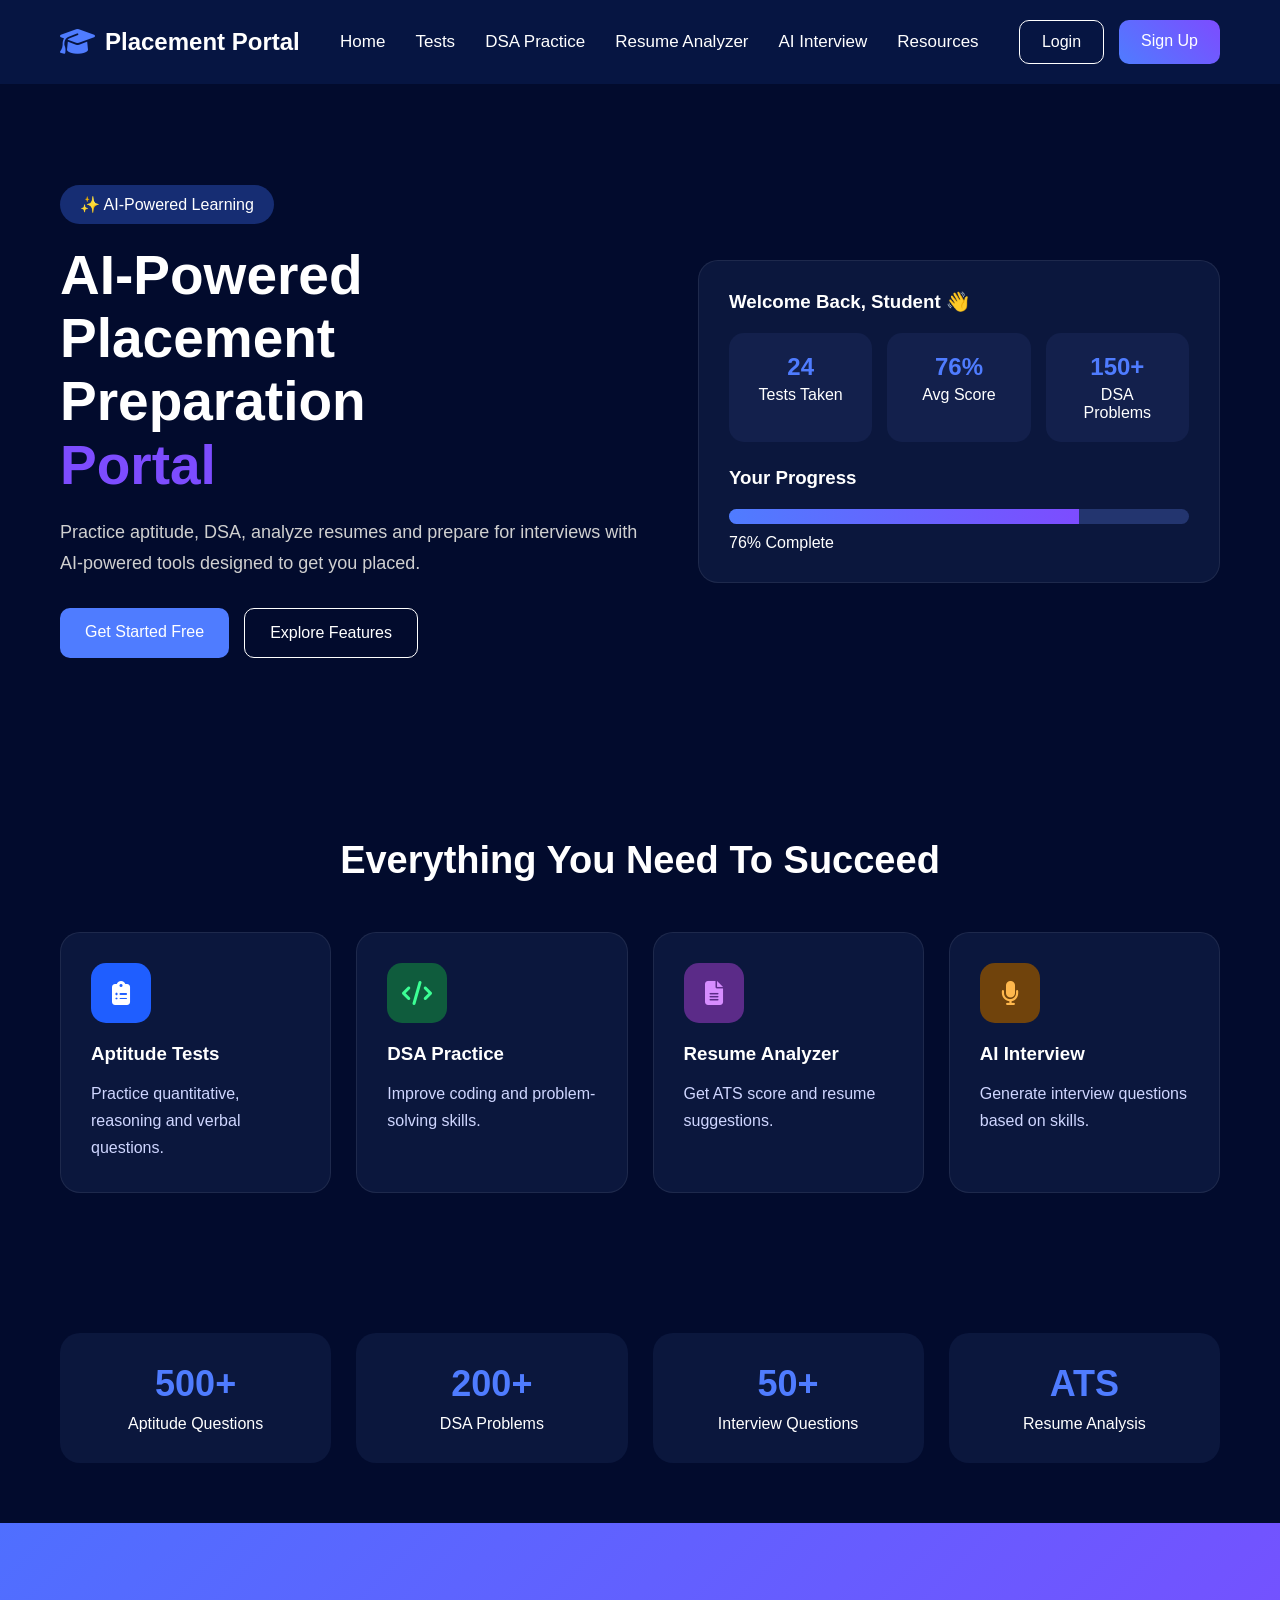
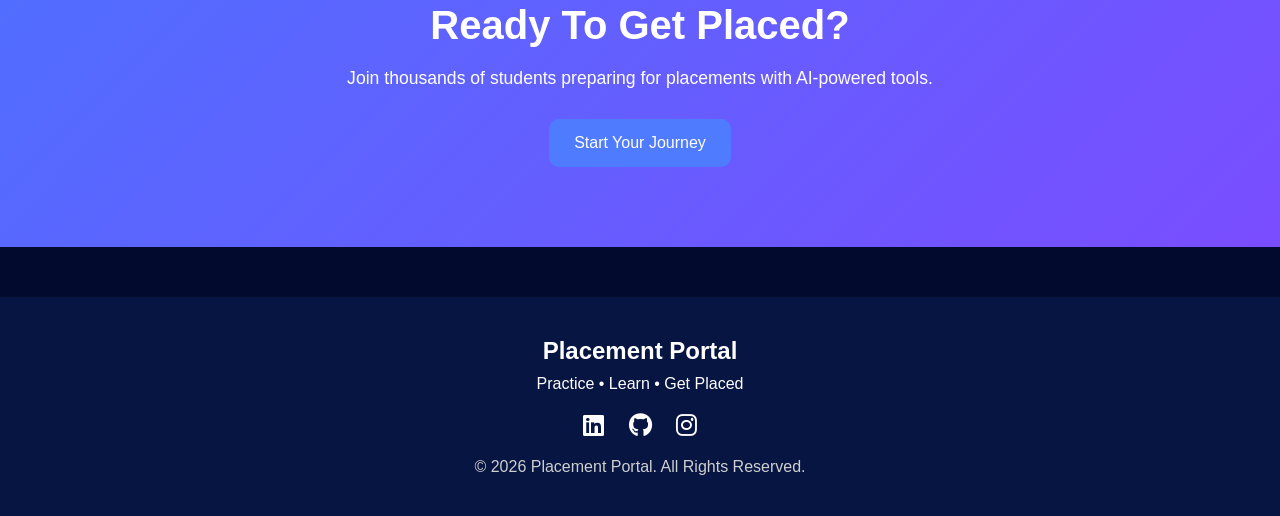
<file: index.html>
<!DOCTYPE html>
<html lang="en">
<head>
<meta charset="UTF-8">
<meta name="viewport" content="width=device-width, initial-scale=1.0">

<title>Placement Preparation Portal</title>

<link rel="stylesheet" href="style.css">

<link rel="stylesheet"
href="https://cdnjs.cloudflare.com/ajax/libs/font-awesome/6.5.1/css/all.min.css">
</head>

<body>

<!-- Navbar -->

<nav class="navbar">

    <div class="logo">
        <i class="fas fa-graduation-cap"></i>
        <span>Placement Portal</span>
    </div>

    <ul class="nav-links">
    <li><a href="index.html">Home</a></li>
    <li><a href="aptitude.html">Tests</a></li>
    <li><a href="dsa.html">DSA Practice</a></li>
    <li><a href="resume.html">Resume Analyzer</a></li>
    <li><a href="interview.html">AI Interview</a></li>
    <li><a href="resources.html">Resources</a></li>
    </ul>

    <div id="authArea">

    <div class="buttons" id="guestButtons">
        <a href="login.html" class="login-btn">Login</a>
        <a href="register.html" class="signup-btn">Sign Up</a>
    </div>

    <div class="user-menu" id="userMenu">

        <div class="user-profile" onclick="toggleMenu()">

            <div class="avatar" id="avatar">A</div>

            <span id="navbarUsername">User</span>

            ▼

        </div>

        <div class="dropdown" id="dropdown">

            <a href="dashboard.html">Dashboard</a>

            <a href="#">Profile</a>

            <a href="#" onclick="logout()">Logout</a>

        </div>

    </div>

</div>

</nav>

<!-- Hero -->

<section class="hero">

    <div class="hero-text">

        <span class="badge">
            ✨ AI-Powered Learning
        </span>

        <h1>
            AI-Powered<br>
            Placement Preparation<br>
            <span>Portal</span>
        </h1>

        <p>
            Practice aptitude, DSA, analyze resumes and prepare
            for interviews with AI-powered tools designed
            to get you placed.
        </p>

        <div class="hero-buttons">
            <a href="register.html" class="start-btn">
                    Get Started Free
            </a>

            <a href="#features" class="feature-btn">
                    Explore Features
            </a>
        </div>

    </div>

    <div class="hero-image">

        <div class="dashboard-card">

            <h3>Welcome Back, Student 👋</h3>

            <div class="stats">

                <div class="box">
                    <h2>24</h2>
                    <p>Tests Taken</p>
                </div>

                <div class="box">
                    <h2>76%</h2>
                    <p>Avg Score</p>
                </div>

                <div class="box">
                    <h2>150+</h2>
                    <p>DSA Problems</p>
                </div>

            </div>

            <div class="progress">

                <h3>Your Progress</h3>

                <div class="progress-bar">
                    <div class="fill"></div>
                </div>

                <p>76% Complete</p>

            </div>

        </div>

    </div>

</section>

<section id="features" class="features">

    <h2>Everything You Need To Succeed</h2>

    <div class="feature-container">

    <a href="aptitude.html" class="feature-link">
        <div class="feature-card">
            <div class="icon blue">
                <i class="fas fa-clipboard-list"></i>
            </div>

            <h3>Aptitude Tests</h3>

            <p>
                Practice quantitative,
                reasoning and verbal
                questions.
            </p>
        </div>
    </a>

    <a href="dsa.html" class="feature-link">
        <div class="feature-card">
            <div class="icon green">
                <i class="fas fa-code"></i>
            </div>

            <h3>DSA Practice</h3>

            <p>
                Improve coding and
                problem-solving skills.
            </p>
        </div>
    </a>

    <a href="resume.html" class="feature-link">
        <div class="feature-card">
            <div class="icon purple">
                <i class="fas fa-file-alt"></i>
            </div>

            <h3>Resume Analyzer</h3>

            <p>
                Get ATS score and
                resume suggestions.
            </p>
        </div>
    </a>

    <a href="interview.html" class="feature-link">
        <div class="feature-card">
            <div class="icon orange">
                <i class="fas fa-microphone"></i>
            </div>

            <h3>AI Interview</h3>

            <p>
                Generate interview
                questions based on skills.
            </p>
        </div>
    </a>

</div>

</section>

<!-- Statistics -->

<section class="numbers">

    <div class="number-card">
        <h2>500+</h2>
        <p>Aptitude Questions</p>
    </div>

    <div class="number-card">
        <h2>200+</h2>
        <p>DSA Problems</p>
    </div>

    <div class="number-card">
        <h2>50+</h2>
        <p>Interview Questions</p>
    </div>

    <div class="number-card">
        <h2>ATS</h2>
        <p>Resume Analysis</p>
    </div>

</section>


<section class="cta">

    <h2>Ready To Get Placed?</h2>

    <p>
        Join thousands of students preparing for placements with AI-powered tools.
    </p>

    <a href="register.html" class="start-btn">
        Start Your Journey
    </a>

</section>
<!-- Footer -->

<footer>

    <h2>Placement Portal</h2>

    <p>
        Practice • Learn • Get Placed
    </p>

    <div class="socials">

        <i class="fab fa-linkedin"></i>
        <i class="fab fa-github"></i>
        <i class="fab fa-instagram"></i>

    </div>

    <p class="copyright">
        © 2026 Placement Portal. All Rights Reserved.
    </p>

</footer>

<script src="auth.js"></script>

<script>

const username = localStorage.getItem("username");
const loggedIn = localStorage.getItem("isLoggedIn");

// Hide user menu by default
document.getElementById("userMenu").style.display = "none";

if(loggedIn === "true" && username){

    document.getElementById("guestButtons").style.display = "none";

    document.getElementById("userMenu").style.display = "block";

    document.getElementById("navbarUsername").textContent = username;

    document.getElementById("avatar").textContent =
        username.charAt(0).toUpperCase();
}

function toggleMenu(){

    const menu = document.getElementById("dropdown");

    if(menu.style.display === "block"){
        menu.style.display = "none";
    }else{
        menu.style.display = "block";
    }
}

</script>

</body>
</html>
</file>
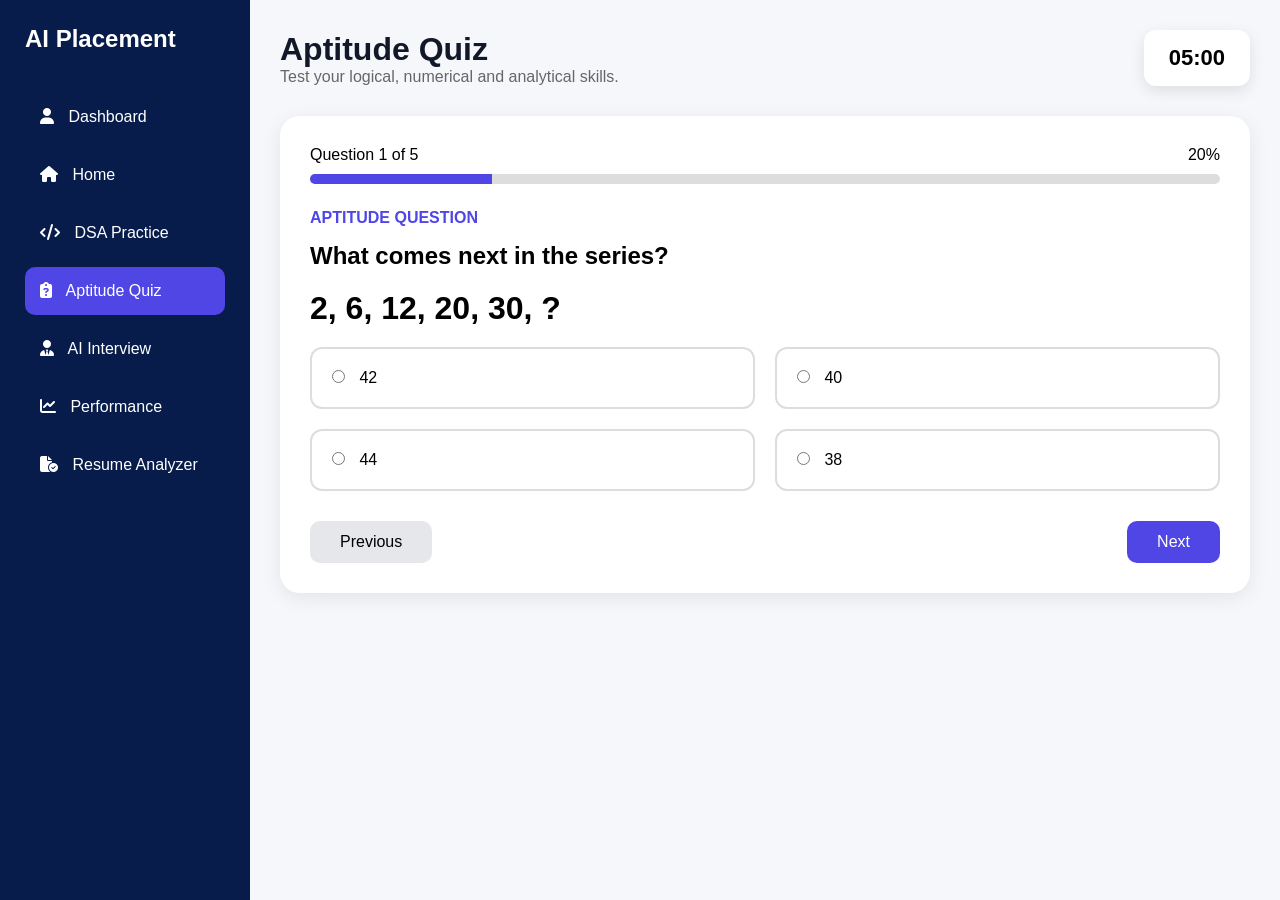
<file: aptitude.html>
<!DOCTYPE html>
<html lang="en">
<head>
<meta charset="UTF-8">
<meta name="viewport" content="width=device-width, initial-scale=1.0">
<title>Aptitude Quiz</title>

<link rel="stylesheet" href="aptitude.css">

<link rel="stylesheet"
href="https://cdnjs.cloudflare.com/ajax/libs/font-awesome/6.5.1/css/all.min.css">
</head>

<body>

<div class="container">

    <!-- Sidebar -->

    <div class="sidebar">

        <h2>AI Placement</h2>
<ul>

    <li>
        <a href="dashboard.html">
            <i class="fa-solid fa-user"></i> Dashboard
        </a>
    </li>
    <li>
        <a href="index.html">
            <i class="fa-solid fa-home"></i> Home
        </a>
    </li>

    <li>
        <a href="dsa.html">
            <i class="fa-solid fa-code"></i> DSA Practice
        </a>
    </li>

    <li class="active">
        <a href="aptitude.html">
            <i class="fa-solid fa-clipboard-question"></i> Aptitude Quiz
        </a>
    </li>

    <li>
        <a href="interview.html">
            <i class="fa-solid fa-user-tie"></i> AI Interview
        </a>
    </li>

    <li>
        <a href="performance.html">
            <i class="fa-solid fa-chart-line"></i> Performance
        </a>
    </li>

    <li>
        <a href="resume.html">
            <i class="fa-solid fa-file-circle-check"></i> Resume Analyzer
        </a>
    </li>

</ul>

    </div>

    <!-- Main Content -->

    <div class="main">

        <div class="top">

            <div>
                <h1>Aptitude Quiz</h1>
                <p>Test your logical, numerical and analytical skills.</p>
            </div>

            <div class="timer" id="timer">
                05:00
            </div>

        </div>

        <div class="quiz-card">

            <div class="progress-info">
                <span id="questionNo"></span>
                <span id="percentage"></span>
            </div>

            <div class="progress-bar">
                <div class="progress" id="progress"></div>
            </div>

            <h4>APTITUDE QUESTION</h4>

            <h2 id="question"></h2>

            <div class="series" id="series"></div>

            <div class="options" id="options"></div>

            <div class="buttons">

                <button class="prev" onclick="prevQuestion()">
                    Previous
                </button>

                <button class="next" onclick="nextQuestion()">
                    Next
                </button>

            </div>

        </div>

    </div>

</div>

<script src="quiz.js"></script>

</body>
</html>
</file>
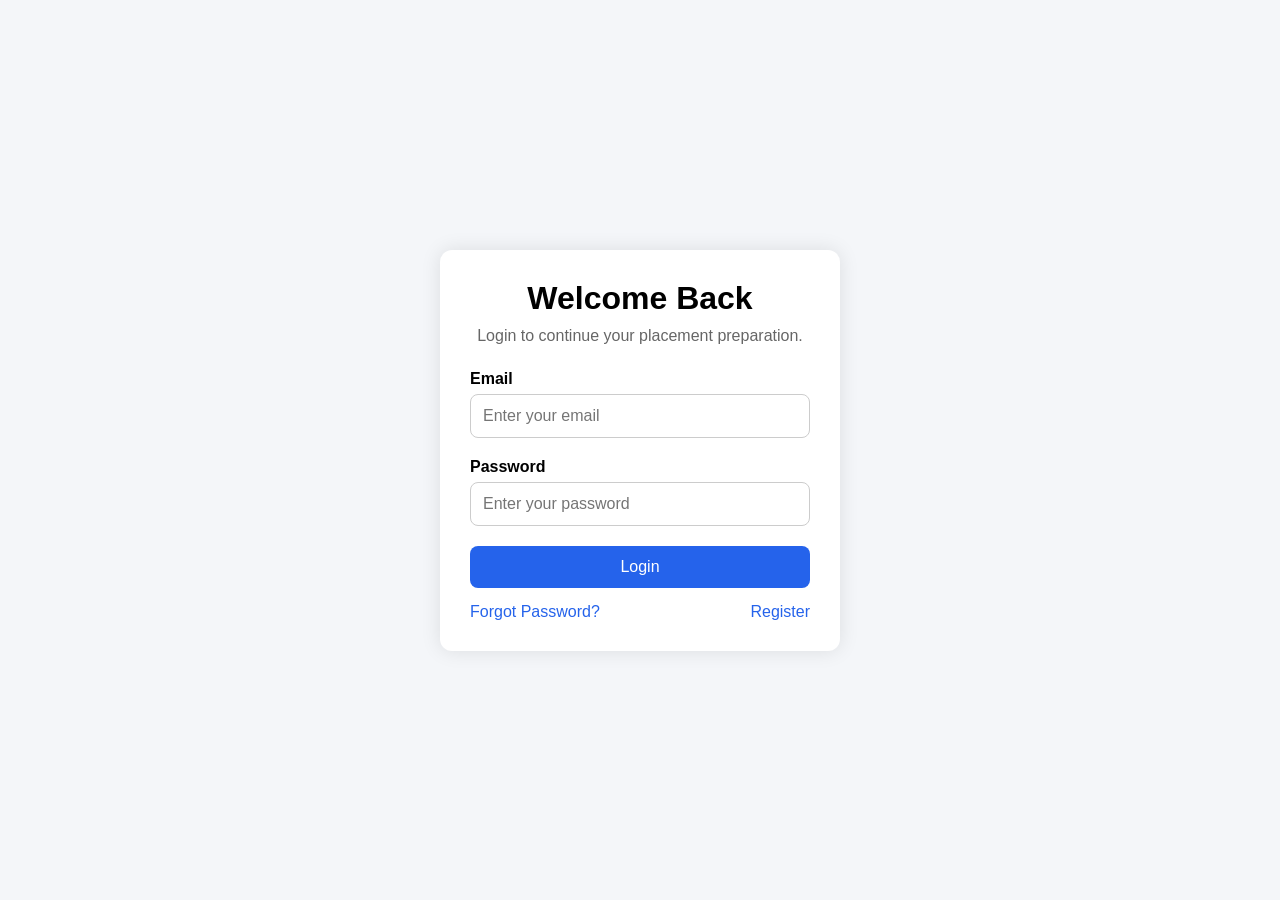
<file: dashboard.html>
<!DOCTYPE html>
<html lang="en">
<head>
    <meta charset="UTF-8">
    <meta name="viewport" content="width=device-width, initial-scale=1.0">
    <title>Student Dashboard</title>

    <link rel="stylesheet" href="dashboard.css">

    <link rel="stylesheet"
    href="https://cdnjs.cloudflare.com/ajax/libs/font-awesome/6.5.1/css/all.min.css">
</head>

<body>

<div class="sidebar">

    <div class="logo">
        <i class="fas fa-graduation-cap"></i>
        <h2>Placement Portal</h2>
    </div>

    <ul>
        <li><a class="active" href="dashboard.html"><i class="fa-solid fa-user"></i> Dashboard</a></li>

        <li><a href="index.html"><i class="fas fa-home"></i> Home</a></li>

        <li><a href="aptitude.html"><i class="fas fa-file-alt"></i> Aptitude Tests</a></li>

        <li><a href="dsa.html"><i class="fas fa-code"></i> DSA Practice</a></li>

        <li><a href="resume.html"><i class="fas fa-file"></i> Resume Analyzer</a></li>

        <li><a href="interview.html"><i class="fas fa-microphone"></i> AI Interview</a></li>

        <li><a href="#" onclick="logout()"><i class="fas fa-sign-out-alt"></i> Logout</a></li>
    </ul>

</div>

<div class="main-content">

    <div class="header">
        <h1>Welcome Back, Ayush 👋</h1>
        <p>Track your placement preparation progress.</p>
    </div>

    <!-- Stats Cards -->

    <div class="cards">

        <div class="card">
            <div class="card-head">
                <h3>Aptitude Score</h3>
                <i class="fas fa-chart-bar"></i>
            </div>

            <h2>85%</h2>

            <div class="mini-progress">
                <div style="width:85%"></div>
            </div>
        </div>

        <div class="card">
            <div class="card-head">
                <h3>DSA Progress</h3>
                <i class="fas fa-code"></i>
            </div>

            <h2>60%</h2>

            <div class="mini-progress">
                <div style="width:60%"></div>
            </div>
        </div>

        <div class="card">
            <div class="card-head">
                <h3>ATS Score</h3>
                <i class="fas fa-file"></i>
            </div>

            <h2>78%</h2>

            <div class="mini-progress">
                <div style="width:78%"></div>
            </div>
        </div>

        <div class="card">
            <div class="card-head">
                <h3>Interview Readiness</h3>
                <i class="fas fa-microphone"></i>
            </div>

            <h2>70%</h2>

            <div class="mini-progress">
                <div style="width:70%"></div>
            </div>
        </div>

    </div>

    <!-- Overall Progress -->

    <div class="section">

        <h2>Overall Progress</h2>

        <div class="progress-item">
            <span>Aptitude</span>
            <span>85%</span>
        </div>

        <div class="progress-bar">
            <div style="width:85%"></div>
        </div>

        <div class="progress-item">
            <span>DSA Practice</span>
            <span>60%</span>
        </div>

        <div class="progress-bar">
            <div style="width:60%"></div>
        </div>

        <div class="progress-item">
            <span>Resume Analyzer</span>
            <span>78%</span>
        </div>

        <div class="progress-bar">
            <div style="width:78%"></div>
        </div>

    </div>

    <!-- Quick Actions -->

    <div class="section">

        <h2>Quick Actions</h2>

        <div class="action-buttons">

            <a href="aptitude.html">Start Aptitude Test</a>

            <a href="dsa.html">Practice DSA</a>

            <a href="resume.html">Analyze Resume</a>

            <a href="interview.html">Mock Interview</a>

        </div>

    </div>

    <!-- Recent Activity -->

    <div class="section">

        <h2>Recent Activity</h2>

        <div class="activity">✅ Completed Aptitude Test</div>

        <div class="activity">💻 Solved Array Problem</div>

        <div class="activity">📄 Resume Uploaded</div>

        <div class="activity">🎤 Completed Mock Interview</div>

    </div>

    <!-- Topics -->

    <div class="section">

        <h2>Recommended Topics</h2>

        <div class="topics">

            <div class="topic-card">Arrays</div>
            <div class="topic-card">Linked Lists</div>
            <div class="topic-card">Trees</div>
            <div class="topic-card">Graphs</div>
            <div class="topic-card">SQL</div>
            <div class="topic-card">Dynamic Programming</div>

        </div>

    </div>

</div>

<script src="auth.js"></script>

<script>
checkLogin();
</script>

</body>
</html>
</file>
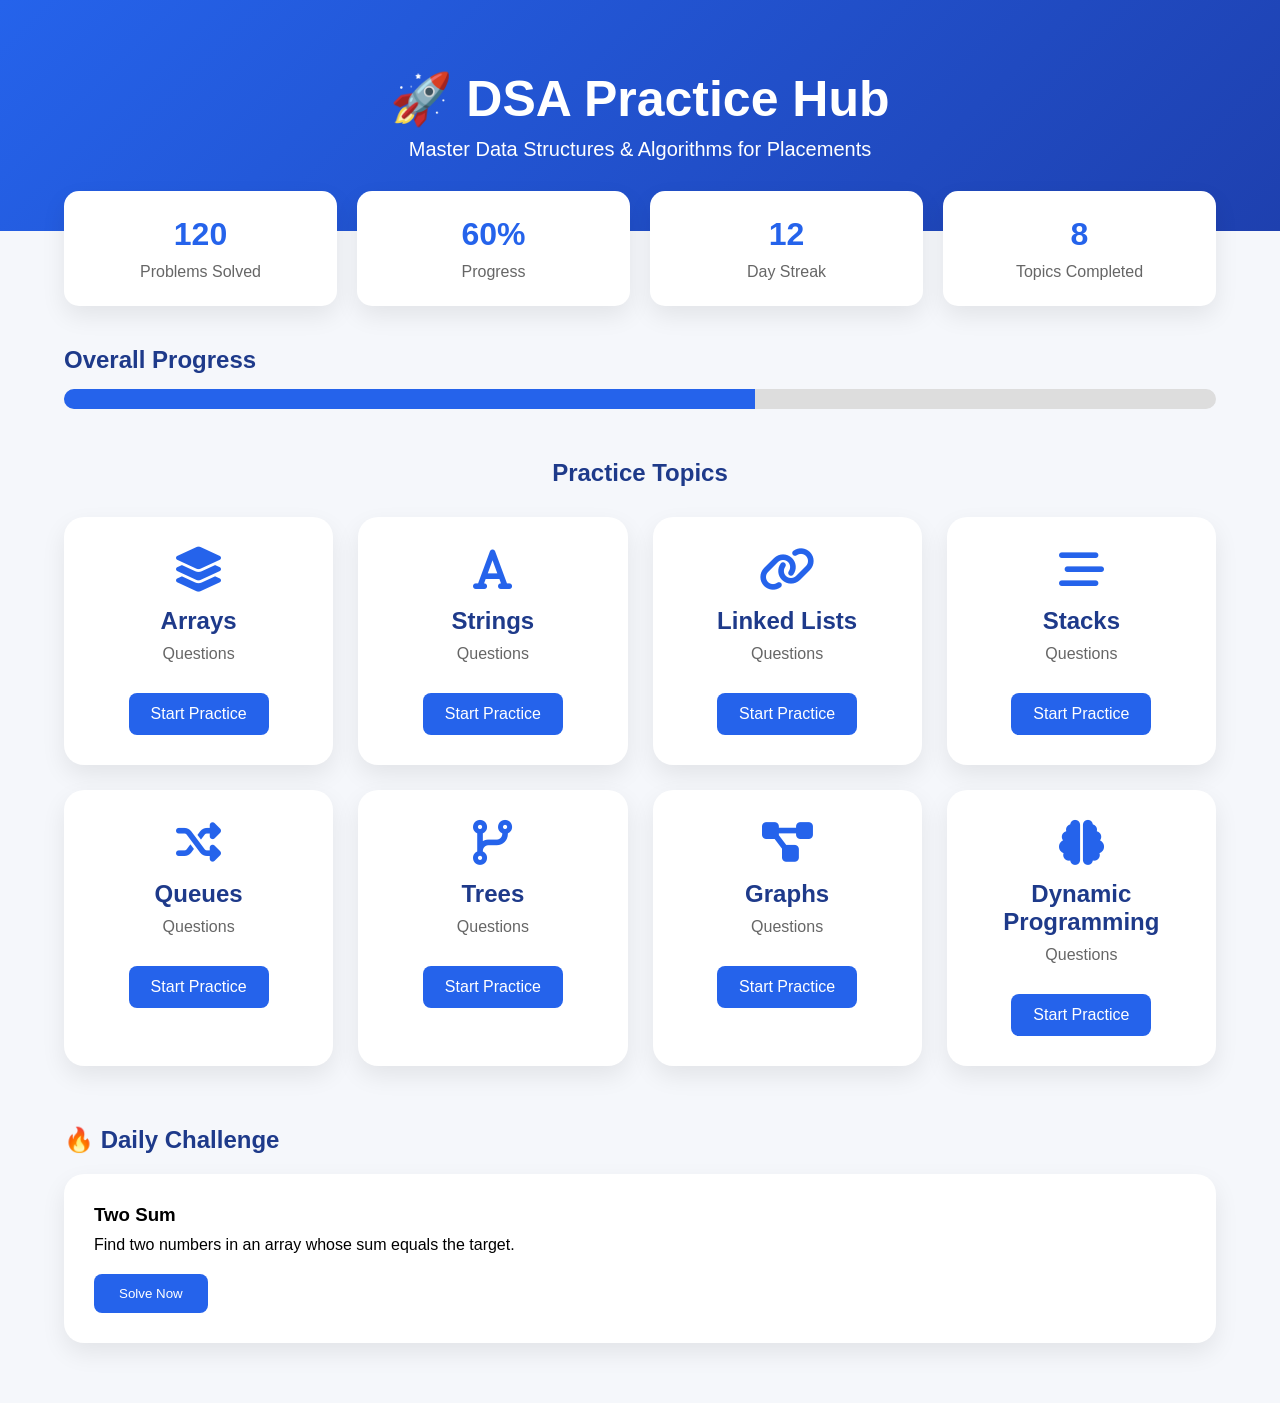
<file: dsa.html>
<!DOCTYPE html>
<html lang="en">
<head>
    <meta charset="UTF-8">
    <meta name="viewport" content="width=device-width, initial-scale=1.0">
    <title>DSA Practice</title>

    <link rel="stylesheet" href="dsa.css">

    <link rel="stylesheet"
    href="https://cdnjs.cloudflare.com/ajax/libs/font-awesome/6.5.1/css/all.min.css">
</head>
<body>

    <!-- Hero Section -->

    <section class="hero">

        <h1>🚀 DSA Practice Hub</h1>

        <p>Master Data Structures & Algorithms for Placements</p>

    </section>

    <!-- Stats -->

    <section class="stats">

        <div class="stat-card">
            <h2>120</h2>
            <p>Problems Solved</p>
        </div>

        <div class="stat-card">
            <h2>60%</h2>
            <p>Progress</p>
        </div>

        <div class="stat-card">
            <h2>12</h2>
            <p>Day Streak</p>
        </div>

        <div class="stat-card">
            <h2>8</h2>
            <p>Topics Completed</p>
        </div>

    </section>

    <!-- Progress -->

    <section class="progress-section">

        <h2>Overall Progress</h2>

        <div class="progress-bar">
            <div class="progress"></div>
        </div>

    </section>

    <!-- Topics -->

    <div class="container">

        <h2 class="topic-heading">Practice Topics</h2>

        <div class="topics">

            <div class="card">
                <i class="fas fa-layer-group"></i>
                <h2>Arrays</h2>
                <p>Questions</p>
                <a href="questions.html?topic=arrays" class="btn">
                   Start Practice
                </a>
            </div>

            <div class="card">
                <i class="fas fa-font"></i>
                <h2>Strings</h2>
                <p> Questions</p>
                <a href="questions.html?topic=strings" class="btn">
                Start Practice
                </a>
            </div>

            <div class="card">
                <i class="fas fa-link"></i>
                <h2>Linked Lists</h2>
                <p> Questions</p>
                <a href="questions.html?topic=linkedlist" class="btn">
                   Start Practice
                </a>
            </div>

            <div class="card">
                <i class="fas fa-stream"></i>
                <h2>Stacks</h2>
                <p> Questions</p>
                <a href="questions.html?topic=stacks" class="btn">
                  Start Practice
                </a>
            </div>

            <div class="card">
                <i class="fas fa-random"></i>
                <h2>Queues</h2>
                <p>Questions</p>
                <a href="questions.html?topic=queues" class="btn">
                   Start Practice
                </a>
            </div>    

            <div class="card">
                <i class="fas fa-code-branch"></i>
                <h2>Trees</h2>
                <p> Questions</p>
                <a href="questions.html?topic=trees" class="btn">
                   Start Practice
                </a>
            </div>

            <div class="card">
                <i class="fas fa-project-diagram"></i>
                <h2>Graphs</h2>
                <p>Questions</p>
                <a href="questions.html?topic=graphs" class="btn">
                   Start Practice
                </a>
            </div>

            <div class="card">
                <i class="fas fa-brain"></i>
                <h2>Dynamic Programming</h2>
                <p> Questions</p>
                <a href="questions.html?topic=dynamicprogramming" class="btn">
                   Start Practice
                </a>
            </div>

        </div>

    </div>

    <!-- Daily Challenge -->

    <section class="challenge">

        <h2>🔥 Daily Challenge</h2>

        <div class="challenge-card">

            <h3>Two Sum</h3>

            <p>
                Find two numbers in an array whose sum equals the target.
            </p>

            <button>Solve Now</button>

        </div>

    </section>

</body>
</html>
</file>
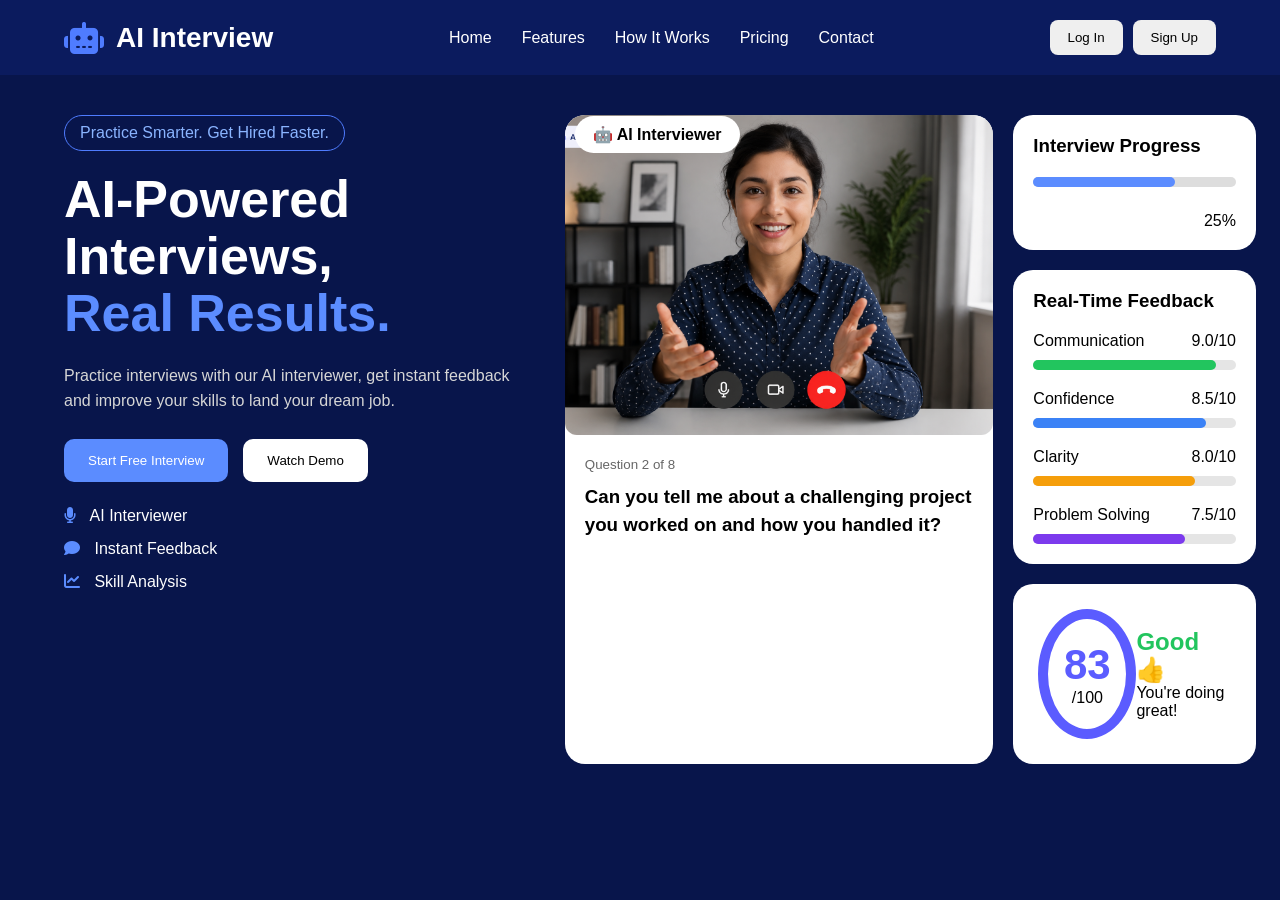
<file: interview.html>
<!DOCTYPE html>
<html lang="en">
<head>
<meta charset="UTF-8">
<meta name="viewport" content="width=device-width, initial-scale=1.0">
<title>AI Interview</title>

<link rel="stylesheet" href="interview.css">

<link rel="stylesheet"
href="https://cdnjs.cloudflare.com/ajax/libs/font-awesome/6.5.1/css/all.min.css">
</head>

<body>

<!-- Navbar -->

<nav class="navbar">

    <div class="logo">
        <i class="fa-solid fa-robot"></i>
        <h2>AI Interview</h2>
    </div>

    <ul class="nav-links">
        <li><a href="#">Home</a></li>
        <li><a href="#">Features</a></li>
        <li><a href="#">How It Works</a></li>
        <li><a href="#">Pricing</a></li>
        <li><a href="#">Contact</a></li>
    </ul>

    <div class="auth-btns">
        <button class="login-btn">Log In</button>
        <button class="signup-btn">Sign Up</button>
    </div>

</nav>

<!-- Hero Section -->

<section class="hero">

    <!-- Left -->

    <div class="hero-left">

        <span class="badge">
            Practice Smarter. Get Hired Faster.
        </span>

        <h1>
            AI-Powered Interviews,<br>
            <span>Real Results.</span>
        </h1>

        <p>
            Practice interviews with our AI interviewer,
            get instant feedback and improve your skills
            to land your dream job.
        </p>

        <div class="buttons">

            <button class="start-btn">
                Start Free Interview
            </button>

            <button class="demo-btn">
                Watch Demo
            </button>

        </div>

        <div class="features">

            <div class="feature">
                <i class="fa-solid fa-microphone"></i>
                AI Interviewer
            </div>

            <div class="feature">
                <i class="fa-solid fa-comment"></i>
                Instant Feedback
            </div>

            <div class="feature">
                <i class="fa-solid fa-chart-line"></i>
                Skill Analysis
            </div>

        </div>

    </div>

    <!-- Right -->

    <div class="hero-right">

    <!-- Video Card -->

    <div class="video-card">

        <div class="video-top">
            <span class="ai-tag">
                🤖 AI Interviewer
            </span>
        </div>
             <img src="image.png" alt="AI Interview">
       

        <div class="question-box">
            <small>Question 2 of 8</small>

            <h3>
                Can you tell me about a challenging project
                you worked on and how you handled it?
            </h3>
        </div>

    </div>

    <!-- Right Panel -->

    <div class="stats-wrapper">

        <div class="stats-card">

            <h3>Interview Progress</h3>

            <div class="progress">
                <div class="progress-fill"></div>
            </div>

            <span class="percent">25%</span>

        </div>

        <div class="stats-card">

            <h3>Real-Time Feedback</h3>

            <div class="feedback-item">
                <span>Communication</span>
                <span>9.0/10</span>
            </div>

            <div class="bar">
                <div class="green"></div>
            </div>

            <div class="feedback-item">
                <span>Confidence</span>
                <span>8.5/10</span>
            </div>

            <div class="bar">
                <div class="blue"></div>
            </div>

            <div class="feedback-item">
                <span>Clarity</span>
                <span>8.0/10</span>
            </div>

            <div class="bar">
                <div class="orange"></div>
            </div>

            <div class="feedback-item">
                <span>Problem Solving</span>
                <span>7.5/10</span>
            </div>

            <div class="bar">
                <div class="purple"></div>
            </div>

        </div>

        <div class="score-card">

            <div class="circle-score">
                <h1>83</h1>
                <span>/100</span>
            </div>

            <div class="score-text">
                <h2>Good 👍</h2>
                <p>You're doing great!</p>
            </div>

        </div>

    </div>

</div>

     

</section>

</body>
</html>
</file>
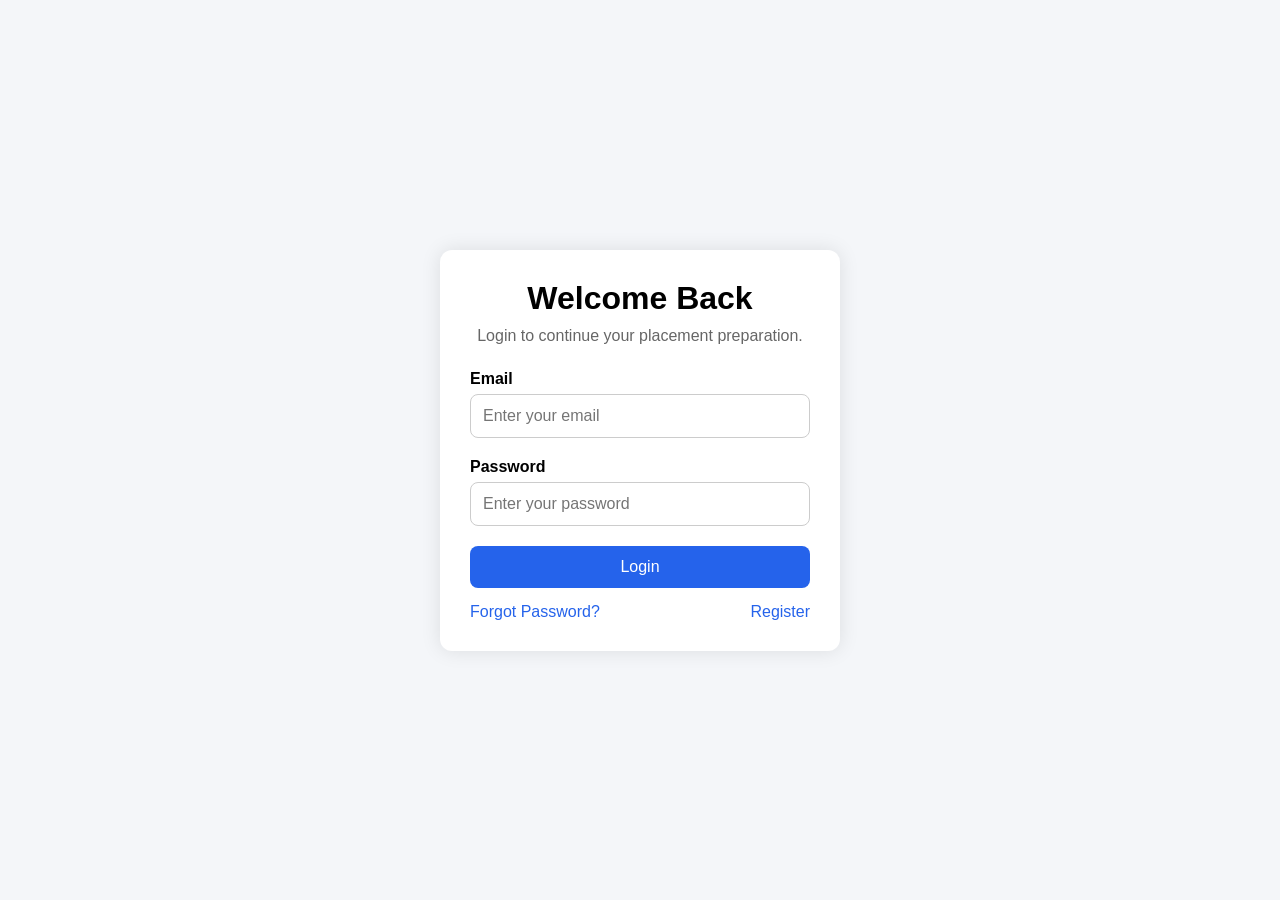
<file: login.html>
<!DOCTYPE html>
<html lang="en">
<head>
    <meta charset="UTF-8">
    <meta name="viewport" content="width=device-width, initial-scale=1.0">
    <title>Login</title>
    <link rel="stylesheet" href="login.css">
</head>
<body>

    <div class="login-container">
        <div class="login-box">

            <h1>Welcome Back</h1>
            <p>Login to continue your placement preparation.</p>

            <form onsubmit="event.preventDefault(); login();">

                <div class="input-group">
                    <label>Email</label>
                    <input
                        type="email"
                        id="email"
                        placeholder="Enter your email"
                        required
                    >
                </div>

                <div class="input-group">
                    <label>Password</label>
                    <input
                        type="password"
                        id="password"
                        placeholder="Enter your password"
                        required
                    >
                </div>

                <button type="submit">Login</button>

                <div class="links">
                    <a href="#">Forgot Password?</a>
                    <a href="register.html">Register</a>
                </div>

            </form>

        </div>
    </div>

    <script src="auth.js"></script>

</body>
</html>
</file>
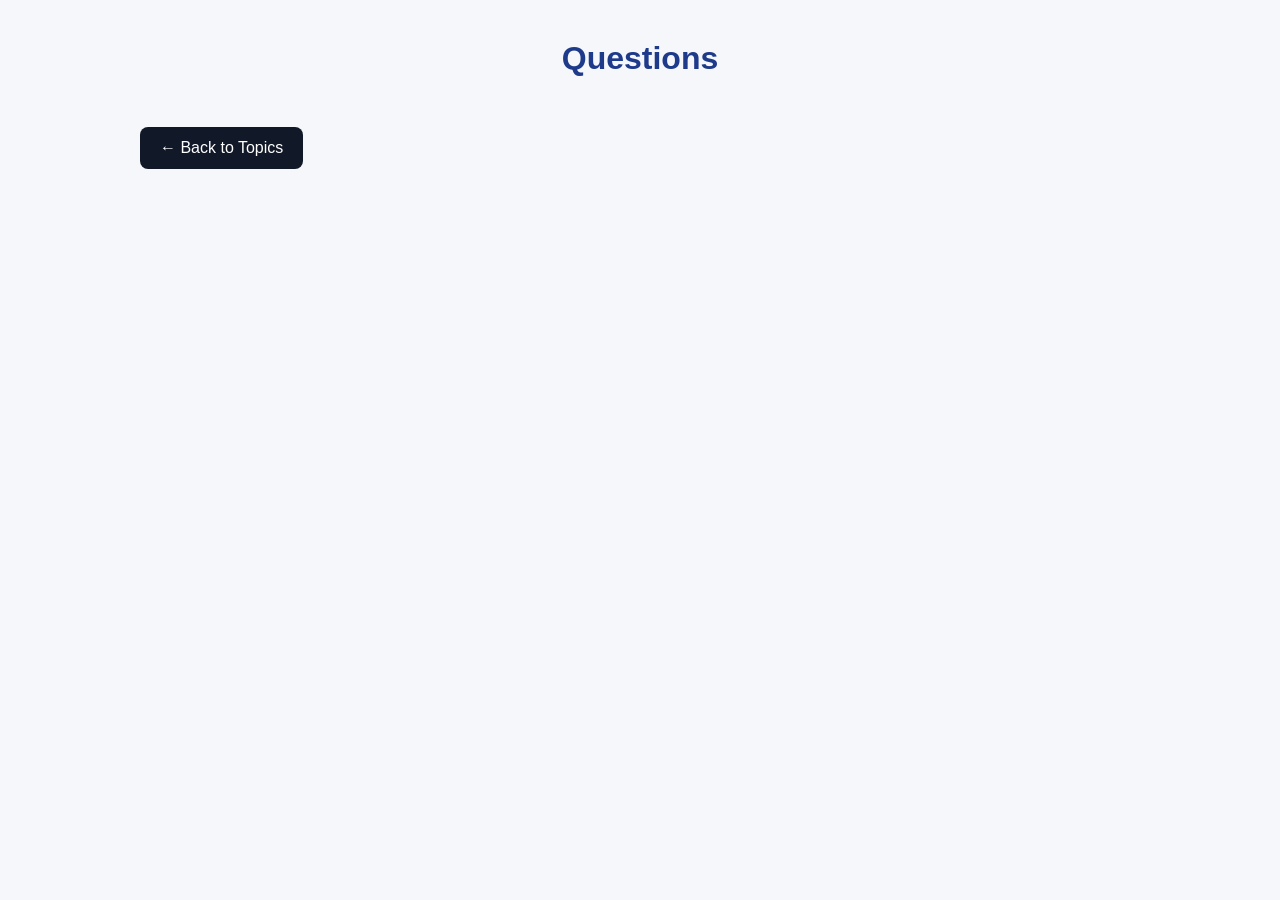
<file: questions.html>
<!DOCTYPE html>
<html lang="en">
<head>
<meta charset="UTF-8">
<meta name="viewport" content="width=device-width, initial-scale=1.0">
<title>Practice Questions</title>
<link rel="stylesheet" href="questions.css">
</head>
<body>

<div class="container">

    <h1 id="topicTitle">Questions</h1>

    <div id="questionList"></div>

    <a href="dsa.html" class="back-btn">
        ← Back to Topics
    </a>

</div>

<script src="questions.js"></script>

</body>
</html>
</file>
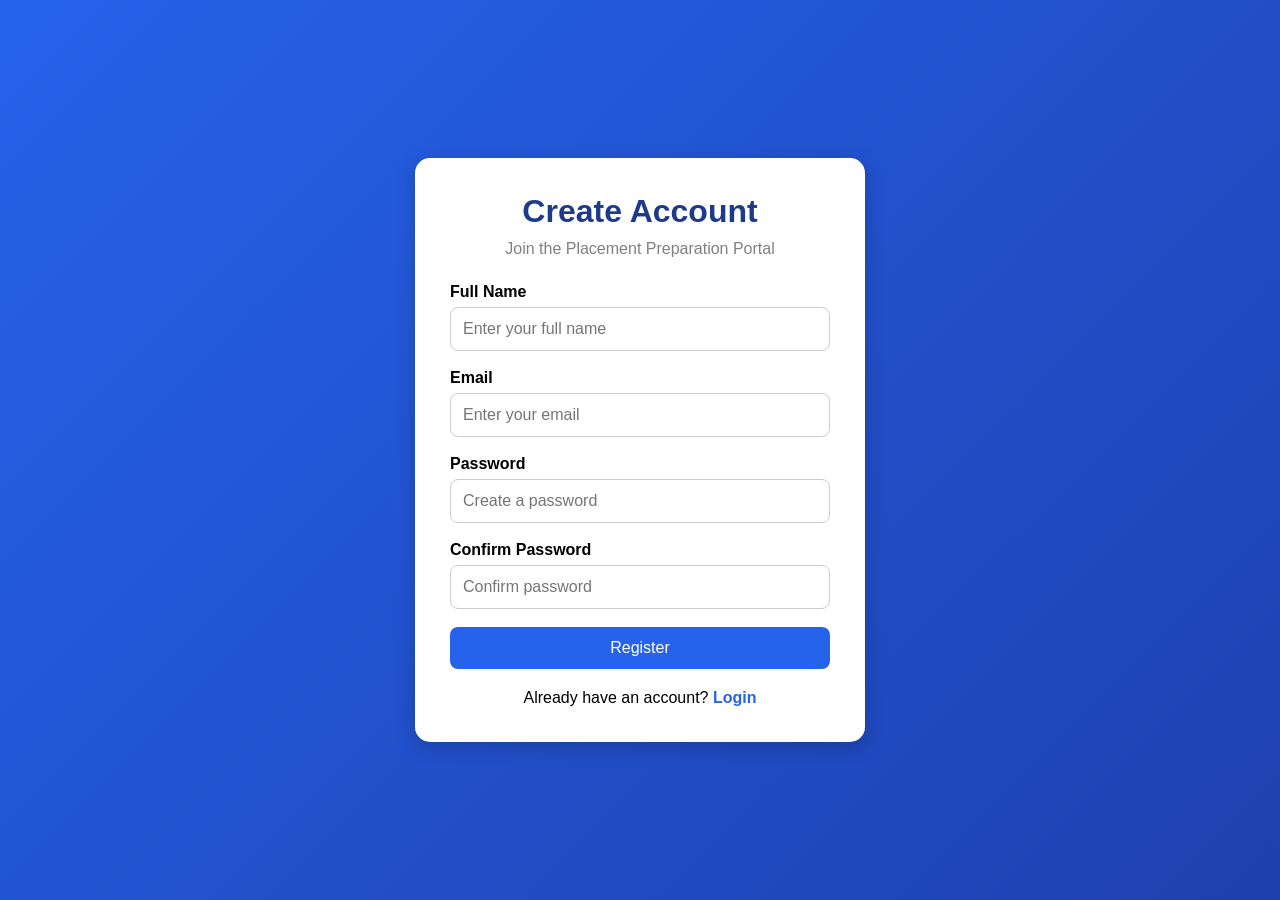
<file: register.html>
<!DOCTYPE html>
<html lang="en">
<head>
    <meta charset="UTF-8">
    <meta name="viewport" content="width=device-width, initial-scale=1.0">
    <title>Register</title>
    <link rel="stylesheet" href="register.css">
</head>
<body>

    <div class="container">
        <div class="register-box">

            <h1>Create Account</h1>
            <p>Join the Placement Preparation Portal</p>

            <form onsubmit="event.preventDefault(); register();">

                <div class="input-group">
                    <label for="username">Full Name</label>
                    <input
                        type="text"
                        id="username"
                        placeholder="Enter your full name"
                        required
                    >
                </div>

                <div class="input-group">
                    <label for="email">Email</label>
                    <input
                        type="email"
                        id="email"
                        placeholder="Enter your email"
                        required
                    >
                </div>

                <div class="input-group">
                    <label for="password">Password</label>
                    <input
                        type="password"
                        id="password"
                        placeholder="Create a password"
                        required
                    >
                </div>

                <div class="input-group">
                    <label for="confirmPassword">Confirm Password</label>
                    <input
                        type="password"
                        id="confirmPassword"
                        placeholder="Confirm password"
                        required
                    >
                </div>

                <button type="submit">Register</button>

            </form>

            <div class="login-link">
                Already have an account?
                <a href="login.html">Login</a>
            </div>

        </div>
    </div>

    <script src="auth.js"></script>

</body>
</html>
</file>
<file: style.css>
*{
    margin:0;
    padding:0;
    box-sizing:border-box;
    font-family:'Segoe UI',sans-serif;
}

body{
    background:#020b2d;
    color:white;
}

/* ===================
   NAVBAR
=================== */

.navbar{
    display:flex;
    justify-content:space-between;
    align-items:center;
    padding:20px 60px;
    background:#061542;
    position:sticky;
    top:0;
    z-index:1000;
}

.logo{
    display:flex;
    align-items:center;
    gap:10px;
    font-size:24px;
    font-weight:bold;
}

.logo i{
    color:#4f7cff;
    font-size:28px;
}

.nav-links{
    display:flex;
    list-style:none;
    gap:30px;
}

.nav-links a{
    text-decoration:none;
    color:white;
    font-size:17px;
    transition:0.3s;
}

.nav-links a:hover{
    color:#4f7cff;
}

.buttons{
    display:flex;
    gap:15px;
}

.login-btn{
    padding:12px 22px;
    border:1px solid white;
    border-radius:10px;
    text-decoration:none;
    color:white;
    transition:0.3s;
}

.login-btn:hover{
    background:white;
    color:#061542;
}

.signup-btn{
    padding:12px 22px;
    border-radius:10px;
    text-decoration:none;
    color:white;
    background:linear-gradient(45deg,#4f7cff,#7d4cff);
}
.user-menu{
    display:none;
    position:relative;
}

.user-profile{
    display:flex;
    align-items:center;
    gap:10px;
    cursor:pointer;
    color:white;
}

.avatar{
    width:40px;
    height:40px;
    border-radius:50%;
    background:#4f6fff;
    color:white;
    display:flex;
    justify-content:center;
    align-items:center;
    font-weight:bold;
}

.dropdown{
    display:none;
    position:absolute;
    top:55px;
    right:0;
    background:white;
    min-width:180px;
    border-radius:10px;
    overflow:hidden;
    box-shadow:0 5px 20px rgba(0,0,0,.2);
    z-index:1000;
}

.dropdown a{
    display:block;
    padding:12px;
    text-decoration:none;
    color:#111;
}

.dropdown a:hover{
    background:#f1f5f9;
}

/* ===================
   HERO SECTION
=================== */

.hero{
    display:flex;
    justify-content:space-between;
    align-items:center;
    min-height:75vh;
    padding:60px;
}

.hero-text{
    width:50%;
}

.badge{
    display:inline-block;
    background:#162d73;
    padding:10px 20px;
    border-radius:25px;
    margin-bottom:20px;
}

.hero-text h1{
    font-size:55px;
    line-height:1.15;
    margin-bottom:20px;
}

.hero-text h1 span{
    color:#7d4cff;
}

.hero-text p{
    color:#d0d0d0;
    font-size:18px;
    line-height:1.7;
}

.hero-buttons{
    display:flex;
    gap:15px;
    margin-top:30px;
}

.start-btn{
    background:#4f7cff;
    color:white;
    text-decoration:none;
    padding:15px 25px;
    border-radius:10px;
}

.feature-btn{
    border:1px solid white;
    color:white;
    text-decoration:none;
    padding:15px 25px;
    border-radius:10px;
}

/* ===================
   DASHBOARD CARD
=================== */

.hero-image{
    width:45%;
}

.dashboard-card{
    background:#0b173d;
    padding:30px;
    border-radius:20px;
    border:1px solid rgba(255,255,255,0.08);
}

.dashboard-card h3{
    margin-bottom:20px;
}

.stats{
    display:flex;
    gap:15px;
    margin-bottom:25px;
}

.box{
    flex:1;
    background:#13204c;
    padding:20px;
    border-radius:15px;
    text-align:center;
}

.box h2{
    color:#4f7cff;
    margin-bottom:5px;
}

.progress-bar{
    width:100%;
    height:15px;
    background:#23356f;
    border-radius:20px;
    overflow:hidden;
    margin:10px 0;
}

.fill{
    width:76%;
    height:100%;
    background:linear-gradient(
    90deg,
    #4f7cff,
    #7d4cff
    );
}

/* ===================
   FEATURES SECTION
=================== */

.features{
    padding:80px 60px;
    text-align:center;
}

.features h2{
    margin-bottom:50px;
    font-size:38px;
}

.feature-container{
    display:grid;
    grid-template-columns:repeat(auto-fit,minmax(250px,1fr));
    gap:25px;
}

.feature-link{
    text-decoration:none;
    color:white;
}

.feature-card{
    background:#0b173d;
    border:1px solid rgba(255,255,255,0.08);
    border-radius:20px;
    padding:30px;
    text-align:left;
    transition:0.3s;
    height:100%;
}

.feature-card:hover{
    transform:translateY(-8px);
    box-shadow:0 0 20px rgba(79,124,255,0.4);
}

.icon{
    width:60px;
    height:60px;
    border-radius:15px;
    display:flex;
    justify-content:center;
    align-items:center;
    font-size:24px;
    margin-bottom:20px;
}

.blue{
    background:#1f5eff;
}

.green{
    background:#0f5c3d;
    color:#3cff95;
}

.purple{
    background:#5b2b88;
    color:#d78dff;
}

.orange{
    background:#70430c;
    color:#ffb84d;
}

.feature-card h3{
    margin-bottom:15px;
}

.feature-card p{
    color:#cfd6ff;
    line-height:1.7;
}

/* ===================
   STATISTICS
=================== */

.numbers{
    padding:60px;
    display:grid;
    grid-template-columns:repeat(auto-fit,minmax(220px,1fr));
    gap:25px;
}

.number-card{
    background:#0b173d;
    padding:30px;
    border-radius:20px;
    text-align:center;
}

.number-card h2{
    color:#4f7cff;
    font-size:36px;
    margin-bottom:10px;
}

/* ===================
   FOOTER
=================== */

footer{
    background:#061542;
    text-align:center;
    padding:40px;
    margin-top:50px;
}

footer h2{
    margin-bottom:10px;
}

.socials{
    margin:20px 0;
}

.socials i{
    font-size:24px;
    margin:0 10px;
    cursor:pointer;
}

.copyright{
    color:#cfcfcf;
}

/* ===================
   MOBILE
=================== */

@media(max-width:900px){

    .navbar{
        flex-direction:column;
        gap:20px;
    }

    .nav-links{
        flex-wrap:wrap;
        justify-content:center;
    }

    .hero{
        flex-direction:column;
        text-align:center;
        gap:40px;
    }

    .hero-text{
        width:100%;
    }

    .hero-image{
        width:100%;
    }

    .hero-text h1{
        font-size:42px;
    }

    .stats{
        flex-direction:column;
    }
}
html{
    scroll-behavior:smooth;
}

/* HOW IT WORKS */

.how-it-works{
    padding:80px 10%;
    text-align:center;
    background:#06154d;
}

.how-it-works h2{
    font-size:2.2rem;
    margin-bottom:50px;
}

.steps{
    display:grid;
    grid-template-columns:repeat(4,1fr);
    gap:25px;
}

.step-card{
    background:#0c1f66;
    padding:30px;
    border-radius:15px;
    transition:.3s;
}

.step-card:hover{
    transform:translateY(-8px);
}

.step-card h3{
    margin-bottom:15px;
}

/* CTA */

.cta{
    padding:80px 10%;
    text-align:center;
    background:linear-gradient(135deg,#4f6fff,#7a4dff);
}

.cta h2{
    font-size:2.5rem;
    margin-bottom:20px;
}

.cta p{
    margin-bottom:30px;
    font-size:1.1rem;
}

.cta .start-btn{
    display:inline-block;
}

/* Responsive */

@media(max-width:900px){

    .steps{
        grid-template-columns:1fr 1fr;
    }

}

@media(max-width:600px){

    .steps{
        grid-template-columns:1fr;
    }

}
</file>
<file: aptitude.css>
*{
    margin:0;
    padding:0;
    box-sizing:border-box;
    font-family:'Segoe UI',sans-serif;
}

body{
    background:#f5f7fb;
}

.container{
    display:flex;
    min-height:100vh;
}

/* Sidebar */

.sidebar{
    width:250px;
    background:#081c4b;
    color:white;
    padding:25px;
}

.sidebar h2{
    margin-bottom:40px;
}

.sidebar ul{
    list-style:none;
}

.sidebar ul li{
    padding:15px;
    margin-bottom:10px;
    border-radius:10px;
    cursor:pointer;
    transition:0.3s;
}

.sidebar ul li:hover,
.active{
    background:#4f46e5;
}

.sidebar i{
    margin-right:10px;
}

/* Main */

.main{
    flex:1;
    padding:30px;
}

.top{
    display:flex;
    justify-content:space-between;
    align-items:center;
    margin-bottom:30px;
}

.top h1{
    color:#111827;
}

.top p{
    color:#666;
}

.timer{
    background:white;
    padding:15px 25px;
    border-radius:12px;
    font-size:22px;
    font-weight:bold;
    box-shadow:0 5px 15px rgba(0,0,0,0.1);
}

.quiz-card{
    background:white;
    border-radius:20px;
    padding:30px;
    box-shadow:0 5px 20px rgba(0,0,0,0.08);
}

.progress-info{
    display:flex;
    justify-content:space-between;
    margin-bottom:10px;
}

.progress-bar{
    width:100%;
    height:10px;
    background:#ddd;
    border-radius:20px;
    overflow:hidden;
}

.progress{
    height:100%;
    width:0%;
    background:#4f46e5;
    transition:0.4s;
}

.quiz-card h4{
    color:#4f46e5;
    margin-top:25px;
}

.quiz-card h2{
    margin-top:15px;
}

.series{
    font-size:32px;
    font-weight:bold;
    margin:20px 0;
}

.options{
    display:grid;
    grid-template-columns:repeat(2,1fr);
    gap:20px;
    margin-top:20px;
}

.option{
    border:2px solid #ddd;
    padding:20px;
    border-radius:12px;
    cursor:pointer;
    transition:0.3s;
}

.option:hover{
    border-color:#4f46e5;
}

.option input{
    margin-right:10px;
}

.buttons{
    display:flex;
    justify-content:space-between;
    margin-top:30px;
}

.prev,
.next{
    border:none;
    padding:12px 30px;
    border-radius:10px;
    cursor:pointer;
    font-size:16px;
}

.prev{
    background:#e5e7eb;
}

.next{
    background:#4f46e5;
    color:white;
}

.result{
    text-align:center;
}

.result h1{
    color:#4f46e5;
    margin-bottom:20px;
}

.result button{
    margin-top:20px;
    padding:12px 25px;
    background:#4f46e5;
    color:white;
    border:none;
    border-radius:10px;
    cursor:pointer;
}
.sidebar a{
    color:white;
    text-decoration:none;
    display:block;
}
</file>
<file: dashboard.css>
*{
    margin:0;
    padding:0;
    box-sizing:border-box;
    font-family:'Segoe UI',sans-serif;
}

body{
    display:flex;
    background:#f5f7fb;
    min-height:100vh;
}

/* Sidebar */

.sidebar{
    width:260px;
    height:100vh;
    background:#081b52;
    color:white;
    position:fixed;
    left:0;
    top:0;
    padding:25px 20px;
}

.logo{
    display:flex;
    align-items:center;
    gap:10px;
    margin-bottom:40px;
}

.logo i{
    font-size:30px;
    color:#4f6fff;
}

.logo h2{
    font-size:28px;
}

.sidebar ul{
    list-style:none;
}

.sidebar ul li{
    margin:12px 0;
}

.sidebar ul li a{
    display:flex;
    align-items:center;
    gap:12px;
    text-decoration:none;
    color:white;
    padding:14px 16px;
    border-radius:12px;
    transition:0.3s;
}

.sidebar ul li a:hover,
.sidebar ul li a.active{
    background:#2563eb;
}

.sidebar ul li a i{
    width:20px;
}

/* Main Content */

.main-content{
    margin-left:260px;
    width:100%;
    padding:30px;
}

/* Header */

.header{
    margin-bottom:30px;
}

.header h1{
    font-size:42px;
    color:#0f172a;
    margin-bottom:10px;
}

.header p{
    color:#64748b;
    font-size:18px;
}

/* Cards */

.cards{
    display:grid;
    grid-template-columns:repeat(4,1fr);
    gap:20px;
    margin-bottom:25px;
}

.card{
    background:white;
    border-radius:18px;
    padding:20px;
    box-shadow:0 8px 20px rgba(0,0,0,.08);
    transition:.3s;
}

.card:hover{
    transform:translateY(-5px);
}

.card-head{
    display:flex;
    justify-content:space-between;
    align-items:center;
    margin-bottom:15px;
}

.card-head h3{
    color:#1e3a8a;
    font-size:18px;
}

.card-head i{
    font-size:24px;
    color:#2563eb;
}

.card h2{
    font-size:42px;
    color:#2563eb;
    margin-bottom:15px;
}

.mini-progress{
    height:8px;
    background:#e5e7eb;
    border-radius:20px;
    overflow:hidden;
}

.mini-progress div{
    height:100%;
    background:#2563eb;
    border-radius:20px;
}

/* Sections */

.section{
    background:white;
    padding:25px;
    border-radius:18px;
    box-shadow:0 8px 20px rgba(0,0,0,.08);
    margin-bottom:25px;
}

.section h2{
    color:#1e3a8a;
    margin-bottom:20px;
}

/* Progress */

.progress-item{
    display:flex;
    justify-content:space-between;
    margin:15px 0 8px;
    font-weight:600;
}

.progress-bar{
    height:10px;
    background:#e5e7eb;
    border-radius:20px;
    overflow:hidden;
}

.progress-bar div{
    height:100%;
    background:#2563eb;
    border-radius:20px;
}

/* Quick Actions */

.action-buttons{
    display:flex;
    flex-wrap:wrap;
    gap:15px;
}

.action-buttons a{
    text-decoration:none;
    background:#2563eb;
    color:white;
    padding:12px 22px;
    border-radius:10px;
    transition:.3s;
}

.action-buttons a:hover{
    background:#1d4ed8;
    transform:translateY(-2px);
}

/* Activity */

.activity{
    padding:15px;
    border-bottom:1px solid #e5e7eb;
    color:#334155;
}

.activity:last-child{
    border-bottom:none;
}

/* Topics */

.topics{
    display:grid;
    grid-template-columns:repeat(3,1fr);
    gap:15px;
}

.topic-card{
    background:#eff6ff;
    color:#1e3a8a;
    padding:18px;
    border-radius:12px;
    text-align:center;
    font-weight:600;
    transition:.3s;
}

.topic-card:hover{
    background:#2563eb;
    color:white;
    transform:translateY(-3px);
}

/* Scrollbar */

::-webkit-scrollbar{
    width:8px;
}

::-webkit-scrollbar-thumb{
    background:#2563eb;
    border-radius:20px;
}

/* Tablet */

@media(max-width:1200px){

    .cards{
        grid-template-columns:repeat(2,1fr);
    }

    .topics{
        grid-template-columns:repeat(2,1fr);
    }

}

/* Mobile */

@media(max-width:768px){

    .sidebar{
        width:220px;
    }

    .main-content{
        margin-left:220px;
        padding:20px;
    }

    .cards{
        grid-template-columns:1fr;
    }

    .topics{
        grid-template-columns:1fr;
    }

    .header h1{
        font-size:30px;
    }

    .action-buttons{
        flex-direction:column;
    }

    .action-buttons a{
        text-align:center;
    }
}
</file>
<file: dsa.css>
*{
    margin:0;
    padding:0;
    box-sizing:border-box;
    font-family:'Segoe UI',sans-serif;
}

body{
    background:#f5f7fb;
}

/* Hero */

.hero{
    background:linear-gradient(135deg,#2563eb,#1e40af);
    color:white;
    text-align:center;
    padding:70px 20px;
}

.hero h1{
    font-size:50px;
    margin-bottom:10px;
}

.hero p{
    font-size:20px;
}

/* Stats */

.stats{
    width:90%;
    margin:-40px auto 40px;

    display:grid;
    grid-template-columns:repeat(auto-fit,minmax(220px,1fr));
    gap:20px;
}

.stat-card{
    background:white;
    padding:25px;
    border-radius:15px;
    text-align:center;

    box-shadow:0 10px 25px rgba(0,0,0,0.08);
}

.stat-card h2{
    color:#2563eb;
    font-size:32px;
}

.stat-card p{
    margin-top:10px;
    color:#666;
}

/* Progress */

.progress-section{
    width:90%;
    margin:auto;
}

.progress-section h2{
    margin-bottom:15px;
    color:#1e3a8a;
}

.progress-bar{
    height:20px;
    background:#ddd;
    border-radius:50px;
    overflow:hidden;
}

.progress{
    width:60%;
    height:100%;
    background:#2563eb;
}

/* Topics */

.container{
    width:90%;
    margin:50px auto;
}

.topic-heading{
    text-align:center;
    color:#1e3a8a;
    margin-bottom:30px;
}

.topics{
    display:grid;
    grid-template-columns:repeat(auto-fit,minmax(260px,1fr));
    gap:25px;
}

.card{
    background:white;
    padding:30px;
    text-align:center;
    border-radius:20px;

    box-shadow:0 10px 25px rgba(0,0,0,0.08);

    transition:0.3s;
}

.card:hover{
    transform:translateY(-10px);
}

.card i{
    font-size:45px;
    color:#2563eb;
    margin-bottom:15px;
}

.card h2{
    color:#1e3a8a;
    margin-bottom:10px;
}

.card p{
    color:#666;
    margin-bottom:20px;
}

.card button{
    padding:12px 25px;
    border:none;
    background:#2563eb;
    color:white;
    border-radius:8px;
    cursor:pointer;
    transition:0.3s;
}

.card button:hover{
    background:#1e40af;
}

/* Challenge */

.challenge{
    width:90%;
    margin:60px auto;
}

.challenge h2{
    color:#1e3a8a;
    margin-bottom:20px;
}

.challenge-card{
    background:white;
    padding:30px;
    border-radius:20px;

    box-shadow:0 10px 25px rgba(0,0,0,0.08);
}

.challenge-card h3{
    margin-bottom:10px;
}

.challenge-card p{
    margin-bottom:20px;
}

.challenge-card button{
    padding:12px 25px;
    border:none;
    background:#2563eb;
    color:white;
    border-radius:8px;
    cursor:pointer;
}
.btn{
    display:inline-block;
    padding:12px 22px;
    background:#2563eb;
    color:white;
    text-decoration:none;
    border-radius:8px;
    margin-top:10px;
    transition:0.3s;
}

.btn:hover{
    background:#1e40af;
    transform:translateY(-2px);
}

/* Mobile */

@media(max-width:768px){

    .hero h1{
        font-size:36px;
    }

    .stats{
        margin-top:20px;
    }
}
</file>
<file: interview.css>
*{
    margin:0;
    padding:0;
    box-sizing:border-box;
    font-family:'Poppins',sans-serif;
}

body{
    background:#08154b;
    color:white;
}

/* Navbar */

.navbar{
    display:flex;
    justify-content:space-between;
    align-items:center;
    padding:20px 5%;
    background:#0b1b5e;
}

.logo{
    display:flex;
    align-items:center;
    gap:12px;
}

.logo i{
    color:#4f7cff;
    font-size:32px;
}

.logo h2{
    font-size:28px;
}

.nav-links{
    display:flex;
    list-style:none;
    gap:30px;
}

.nav-links a{
    color:white;
    text-decoration:none;
}

.auth-btns{
    display:flex;
    gap:10px;
}

.login-btn,
.signup-btn{
    padding:10px 18px;
    border:none;
    border-radius:8px;
    cursor:pointer;
}

/* Hero */

.hero{
    display:grid;
    grid-template-columns:40% 60%;
    gap:40px;
    padding:40px 5%;
}

/* Left */

.badge{
    display:inline-block;
    padding:8px 15px;
    border:1px solid #4f7cff;
    border-radius:30px;
    color:#8ab4ff;
}

.hero-left h1{
    margin-top:20px;
    font-size:52px;
    line-height:1.1;
}

.hero-left h1 span{
    color:#5b8cff;
}

.hero-left p{
    margin-top:20px;
    color:#d6d6d6;
    line-height:1.6;
}

.buttons{
    margin-top:25px;
    display:flex;
    gap:15px;
}

.start-btn{
    background:#5b8cff;
    color:white;
    border:none;
    padding:14px 24px;
    border-radius:10px;
    cursor:pointer;
}

.demo-btn{
    background:white;
    border:none;
    padding:14px 24px;
    border-radius:10px;
    cursor:pointer;
}

.features{
    margin-top:25px;
    display:flex;
    flex-direction:column;
    gap:15px;
}

.feature i{
    margin-right:10px;
    color:#5b8cff;
}

/* Right Side */
.hero-right{
    display:grid;
    grid-template-columns:2fr 1fr;
    gap:20px;
}

.video-card{
    background:#ffffff;
    border-radius:20px;
    overflow:hidden;
    color:black;
    position:relative;
}

.video-card img{
    width: 100%;
    height: 350px;
    object-fit: cover;
    display: block;
    border-radius: 12px;
}

.video-top{
    position:absolute;
    top:10px;
    left:10px;
}

.ai-tag{
    background:white;
    padding:10px 18px;
    border-radius:25px;
    font-weight:600;
}

.call-controls{
    position:absolute;
    bottom:140px;
    left:50%;
    transform:translateX(-50%);
    display:flex;
    gap:15px;
}

.control-btn{
    width:60px;
    height:60px;
    border-radius:50%;
    background:#333;
    color:white;
    display:flex;
    justify-content:center;
    align-items:center;
    font-size:24px;
}

.end-call{
    background:red;
}

.question-box{
    padding:25px;
}

.question-box small{
    color:#666;
}

.question-box h3{
    margin-top:10px;
    line-height:1.5;
}

.stats-wrapper{
    display:flex;
    flex-direction:column;
    gap:20px;
}

.stats-card{
    background:white;
    color:black;
    padding:25px;
    border-radius:20px;
}

.progress{
    height:10px;
    background:#e5e5e5;
    border-radius:20px;
    margin-top:20px;
}

.progress-fill{
    width:25%;
    height:100%;
    background:#5b5cff;
    border-radius:20px;
}

.percent{
    display:block;
    text-align:right;
    margin-top:10px;
}

.feedback-item{
    display:flex;
    justify-content:space-between;
    margin-top:20px;
}

.bar{
    height:10px;
    background:#e5e5e5;
    border-radius:20px;
    margin-top:10px;
}

.green{
    width:90%;
    height:100%;
    background:#22c55e;
    border-radius:20px;
}

.blue{
    width:85%;
    height:100%;
    background:#3b82f6;
    border-radius:20px;
}

.orange{
    width:80%;
    height:100%;
    background:#f59e0b;
    border-radius:20px;
}

.purple{
    width:75%;
    height:100%;
    background:#7c3aed;
    border-radius:20px;
}

.score-card{
    background:white;
    color:black;
    border-radius:20px;
    padding:25px;
    display:flex;
    align-items:center;
    justify-content:space-between;
}

.circle-score{
    width:130px;
    height:130px;
    border:10px solid #5b5cff;
    border-radius:50%;
    display:flex;
    flex-direction:column;
    justify-content:center;
    align-items:center;
}

.circle-score h1{
    color:#5b5cff;
    font-size:42px;
}

.score-text h2{
    color:#22c55e;
}

.hero-right{
    display:grid;
    grid-template-columns:2fr 1fr;
    gap:20px;
}

.video-card{
    background:white;
    border-radius:20px;
    overflow:hidden;
    color:black;
}

.video-card img{
    width:100%;
    height:320px;
    object-fit:cover;
    display:block;
}

.question-box{
    padding:20px;
}

.question-box p{
    margin-top:10px;
}

/* Stats */

.stats-card{
    background:white;
    color:black;
    padding:20px;
    border-radius:20px;
}

.stats-card h3{
    margin-bottom:15px;
}

.progress{
    height:10px;
    background:#ddd;
    border-radius:20px;
    margin-bottom:25px;
}

.progress-fill{
    width:70%;
    height:100%;
    background:#5b8cff;
    border-radius:20px;
}

.score-row{
    display:flex;
    justify-content:space-between;
    margin-top:15px;
}

.small-bar{
    height:8px;
    background:#ddd;
    border-radius:20px;
    margin-top:8px;
}

.fill{
    height:100%;
    border-radius:20px;
}

.green{
    width:90%;
    background:#22c55e;
}

.blue{
    width:85%;
    background:#3b82f6;
}

.orange{
    width:80%;
    background:#f59e0b;
}

.overall{
    margin-top:25px;
    text-align:center;
    background:#f5f7ff;
    padding:20px;
    border-radius:15px;
}

.overall h2{
    font-size:50px;
    color:#5b8cff;
}

.overall p{
    margin:10px 0;
}

/* Mobile */

@media(max-width:900px){

    .hero{
        grid-template-columns:1fr;
    }

    .hero-right{
        grid-template-columns:1fr;
    }

    .nav-links{
        display:none;
    }

    .hero-left h1{
        font-size:40px;
    }
}
</file>
<file: login.css>
*{
    margin:0;
    padding:0;
    box-sizing:border-box;
    font-family:Arial, sans-serif;
}

body{
    background:#f4f6f9;
    display:flex;
    justify-content:center;
    align-items:center;
    height:100vh;
}

.login-container{
    width:100%;
    display:flex;
    justify-content:center;
    align-items:center;
}

.login-box{
    background:#fff;
    width:400px;
    padding:30px;
    border-radius:12px;
    box-shadow:0 0 20px rgba(0,0,0,0.1);
}

.login-box h1{
    text-align:center;
    margin-bottom:10px;
}

.login-box p{
    text-align:center;
    color:#666;
    margin-bottom:25px;
}

.input-group{
    margin-bottom:20px;
}

.input-group label{
    display:block;
    margin-bottom:6px;
    font-weight:bold;
}

.input-group input{
    width:100%;
    padding:12px;
    border:1px solid #ccc;
    border-radius:8px;
    font-size:16px;
}

button{
    width:100%;
    padding:12px;
    border:none;
    background:#2563eb;
    color:white;
    font-size:16px;
    border-radius:8px;
    cursor:pointer;
}

button:hover{
    background:#1d4ed8;
}

.links{
    margin-top:15px;
    display:flex;
    justify-content:space-between;
}

.links a{
    text-decoration:none;
    color:#2563eb;
}
</file>
<file: questions.css>
*{
    margin:0;
    padding:0;
    box-sizing:border-box;
    font-family:Segoe UI,sans-serif;
}

body{
    background:#f5f7fb;
    padding:40px;
}

.container{
    max-width:1000px;
    margin:auto;
}

h1{
    text-align:center;
    color:#1e3a8a;
    margin-bottom:30px;
}

.question{
    background:white;
    padding:20px;
    margin-bottom:15px;
    border-radius:12px;
    box-shadow:0 5px 15px rgba(0,0,0,0.08);
}

.question h3{
    margin-bottom:10px;
}

.back-btn{
    display:inline-block;
    margin-top:20px;
    background:#111827;
    color:white;
    padding:12px 20px;
    text-decoration:none;
    border-radius:8px;
}
</file>
<file: register.css>
*{
    margin:0;
    padding:0;
    box-sizing:border-box;
    font-family:Arial, sans-serif;
}

body{
    height:100vh;
    display:flex;
    justify-content:center;
    align-items:center;
    background:linear-gradient(135deg,#2563eb,#1e40af);
}

.container{
    width:100%;
    display:flex;
    justify-content:center;
    align-items:center;
}

.register-box{
    background:white;
    width:450px;
    padding:35px;
    border-radius:15px;
    box-shadow:0 5px 20px rgba(0,0,0,0.2);
}

.register-box h1{
    text-align:center;
    color:#1e3a8a;
    margin-bottom:10px;
}

.register-box p{
    text-align:center;
    color:gray;
    margin-bottom:25px;
}

.input-group{
    margin-bottom:18px;
}

.input-group label{
    display:block;
    margin-bottom:6px;
    font-weight:bold;
}

.input-group input{
    width:100%;
    padding:12px;
    border:1px solid #ccc;
    border-radius:8px;
    font-size:16px;
}

.input-group input:focus{
    outline:none;
    border-color:#2563eb;
}

button{
    width:100%;
    padding:12px;
    background:#2563eb;
    color:white;
    border:none;
    border-radius:8px;
    font-size:16px;
    cursor:pointer;
}

button:hover{
    background:#1e40af;
}

.login-link{
    margin-top:20px;
    text-align:center;
}

.login-link a{
    text-decoration:none;
    color:#2563eb;
    font-weight:bold;
}
</file>
